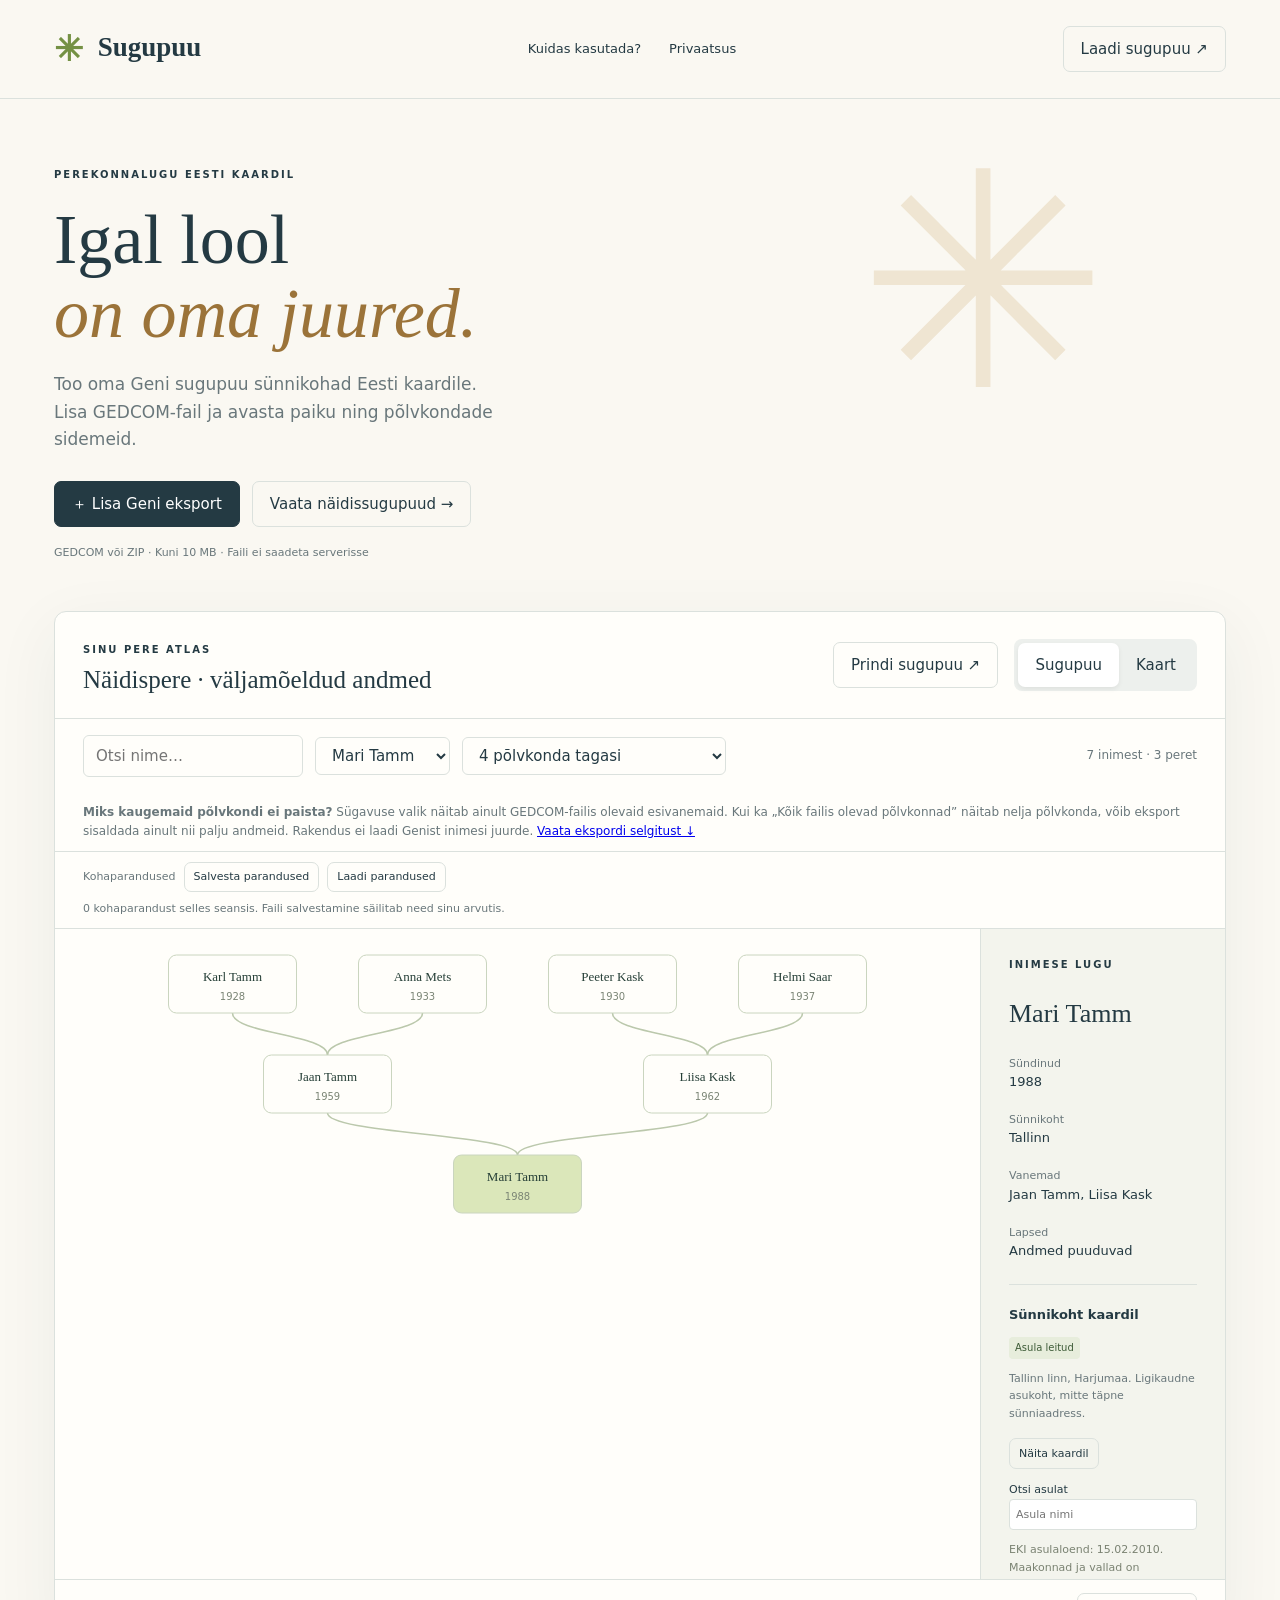
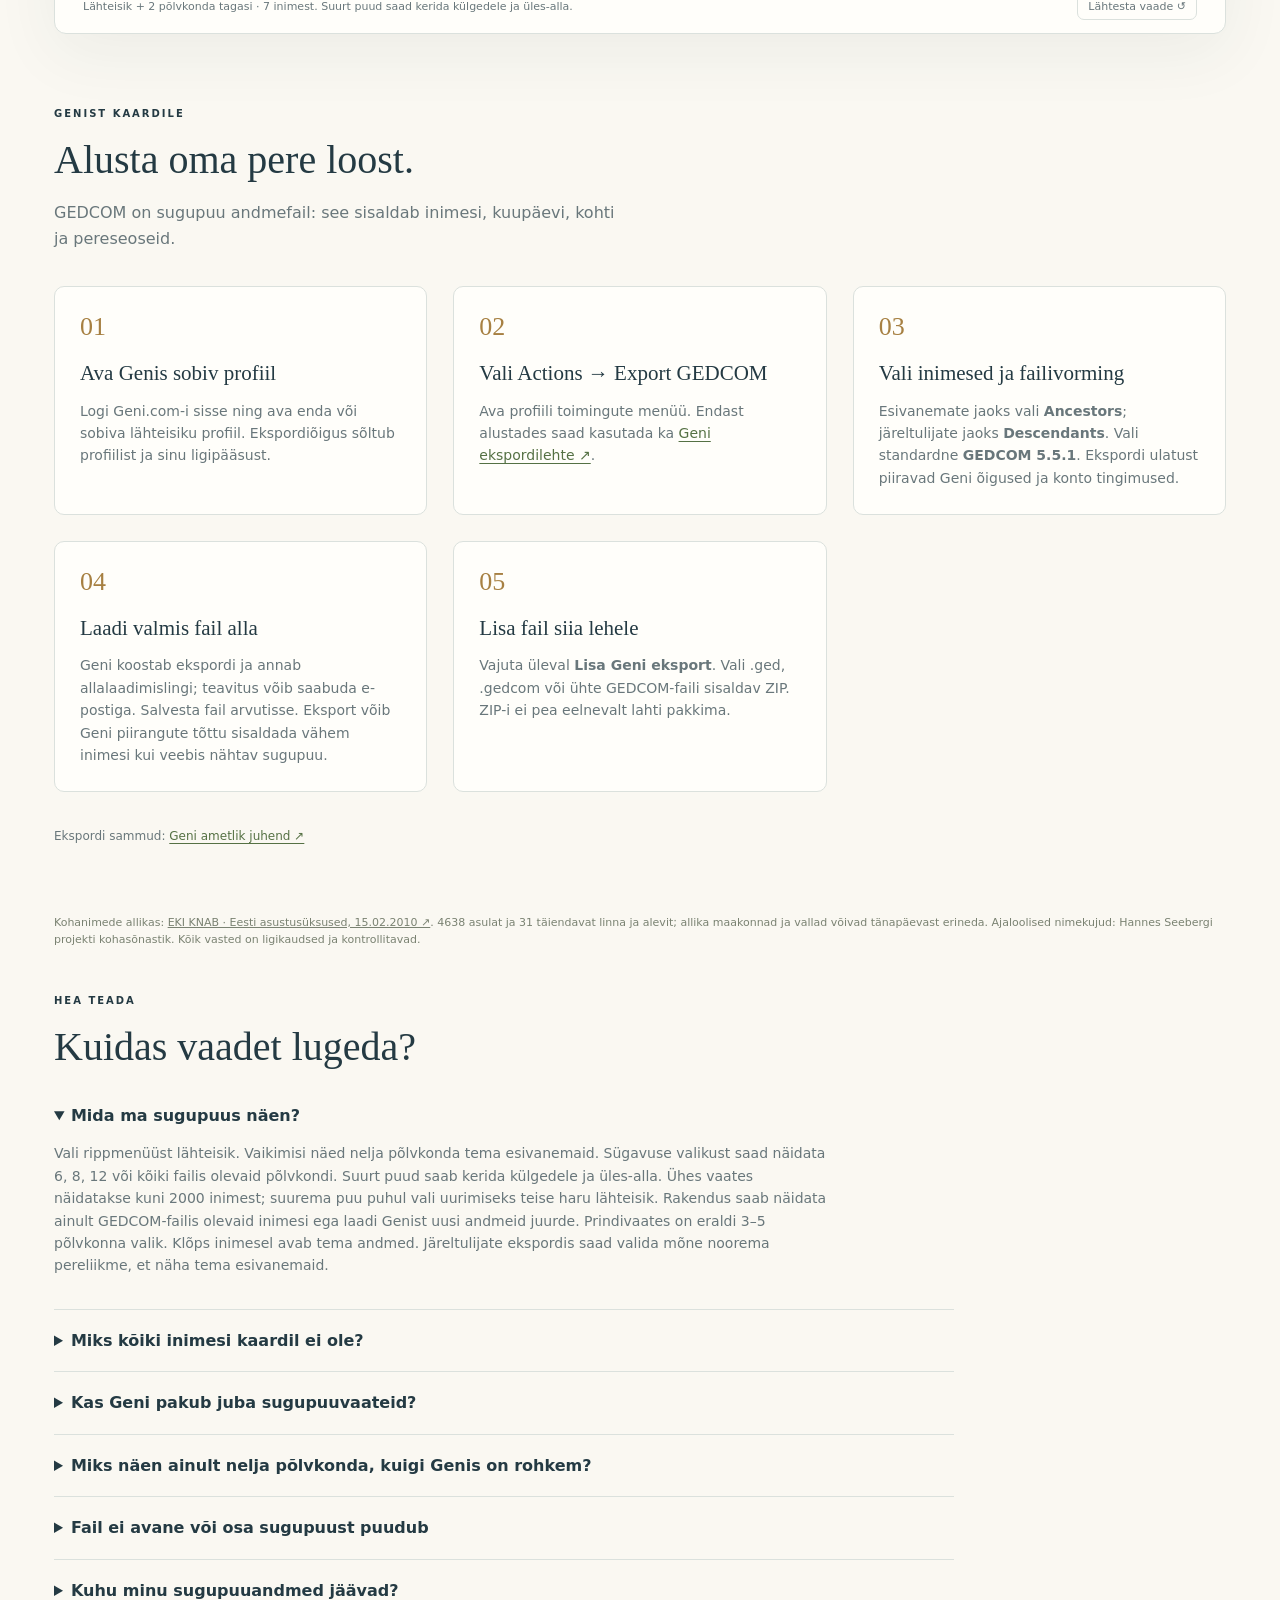
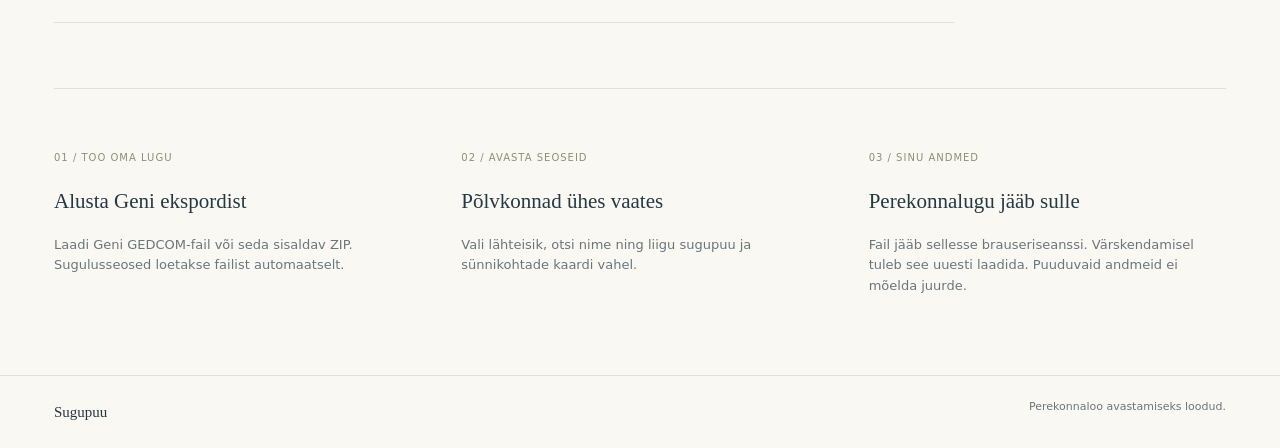
<file: web/index.html>
<!doctype html><html lang="et"><meta charset="utf-8"><meta name="viewport" content="width=device-width,initial-scale=1"><title>Sugupuu — sinu pere lugu</title><link rel="stylesheet" href="style.css"><body><header><a class="brand" href="."><span>✳</span> Sugupuu</a><nav><a href="#juhend">Kuidas kasutada?</a><a href="#andmed">Privaatsus</a></nav><button id="loadTop">Laadi sugupuu ↗</button></header><main><section class="intro"><div class="eyebrow">PEREKONNALUGU EESTI KAARDIL</div><h1>Igal lool<br><em>on oma juured.</em></h1><p>Too oma Geni sugupuu sünnikohad Eesti kaardile. Lisa GEDCOM-fail ja avasta paiku ning põlvkondade sidemeid.</p><div class="upload"><input type="file" id="file" accept=".ged,.gedcom,.zip" hidden><button class="primary" id="load">＋ Lisa Geni eksport</button><button id="demo">Vaata näidissugupuud →</button></div><small>GEDCOM või ZIP · Kuni 10 MB · Faili ei saadeta serverisse</small></section><section class="workspace"><div class="toolbar"><div><span class="eyebrow">SINU PERE ATLAS</span><h2 id="title">Näidispere sugupuu</h2></div><button id="printOpen" class="print-open">Prindi sugupuu ↗</button><div class="tabs"><button id="treeTab" class="active">Sugupuu</button><button id="mapTab">Kaart</button></div></div><div class="controls"><input id="search" placeholder="Otsi nime…" aria-label="Otsi nime"><select id="root" aria-label="Lähteisik"></select><select id="treeDepth" aria-label="Sugupuu sügavus"><option value="5">4 põlvkonda tagasi</option><option value="7">6 põlvkonda tagasi</option><option value="9">8 põlvkonda tagasi</option><option value="13">12 põlvkonda tagasi</option><option value="0">Kõik failis olevad põlvkonnad</option></select><span id="stats"></span></div><div class="depth-help" style="padding:10px 28px;font-size:12px;color:#69777b;border-bottom:1px solid #dbe1dd"><strong>Miks kaugemaid põlvkondi ei paista?</strong> Sügavuse valik näitab ainult GEDCOM-failis olevaid esivanemaid. Kui ka „Kõik failis olevad põlvkonnad” näitab nelja põlvkonda, võib eksport sisaldada ainult nii palju andmeid. Rakendus ei laadi Genist inimesi juurde. <a href="#ekspordi-ulatus">Vaata ekspordi selgitust ↓</a></div><p id="status" role="status"></p><div class="correction-tools"><span>Kohaparandused</span><button id="exportCorrections">Salvesta parandused</button><button id="importCorrections">Laadi parandused</button><input id="correctionFile" type="file" accept=".json,application/json" hidden><small id="correctionStatus" role="status"></small></div><div class="canvas"><div id="graphScroll" class="graph-scroll"><svg id="view" role="img" aria-label="Sugupuu visualiseering"></svg></div><aside id="detail"><div class="eyebrow">LÄHEMALT</div><h3>Vali inimene</h3><p>Klõpsa sugupuus kaardil, et näha inimese andmeid ja peresidemeid.</p></aside></div><div class="foot"><span id="legend">Jooned ühendavad vanemaid ja lapsi.</span><button id="reset">Lähtesta vaade ↺</button></div></section><section class="guide" id="juhend"><div class="guide-head"><div class="eyebrow">GENIST KAARDILE</div><h2>Alusta oma pere loost.</h2><p>GEDCOM on sugupuu andmefail: see sisaldab inimesi, kuupäevi, kohti ja pereseoseid.</p></div><ol class="steps"><li><h3>Ava Genis sobiv profiil</h3><p>Logi Geni.com-i sisse ning ava enda või sobiva lähteisiku profiil. Ekspordiõigus sõltub profiilist ja sinu ligipääsust.</p></li><li><h3>Vali Actions → Export GEDCOM</h3><p>Ava profiili toimingute menüü. Endast alustades saad kasutada ka <a href="https://www.geni.com/gedcom/export" target="_blank" rel="noopener noreferrer">Geni ekspordilehte ↗</a>.</p></li><li><h3>Vali inimesed ja failivorming</h3><p>Esivanemate jaoks vali <strong>Ancestors</strong>; järeltulijate jaoks <strong>Descendants</strong>. Vali standardne <strong>GEDCOM 5.5.1</strong>. Ekspordi ulatust piiravad Geni õigused ja konto tingimused.</p></li><li><h3>Laadi valmis fail alla</h3><p>Geni koostab ekspordi ja annab allalaadimislingi; teavitus võib saabuda e-postiga. Salvesta fail arvutisse. Eksport võib Geni piirangute tõttu sisaldada vähem inimesi kui veebis nähtav sugupuu.</p></li><li><h3>Lisa fail siia lehele</h3><p>Vajuta üleval <strong>Lisa Geni eksport</strong>. Vali .ged, .gedcom või ühte GEDCOM-faili sisaldav ZIP. ZIP-i ei pea eelnevalt lahti pakkima.</p></li></ol><p class="source">Ekspordi sammud: <a href="https://help.geni.com/hc/en-us/articles/229705167-How-can-I-export-my-GEDCOM" target="_blank" rel="noopener noreferrer">Geni ametlik juhend ↗</a></p></section><p class="geo-data-note">Kohanimede allikas: <a href="https://arhiiv.eki.ee/knn/amas_aj.htm" target="_blank" rel="noopener noreferrer">EKI KNAB · Eesti asustusüksused, 15.02.2010 ↗</a>. 4638 asulat ja 31 täiendavat linna ja alevit; allika maakonnad ja vallad võivad tänapäevast erineda. Ajaloolised nimekujud: Hannes Seebergi projekti kohasõnastik. Kõik vasted on ligikaudsed ja kontrollitavad.</p><section class="faq"><div class="eyebrow">HEA TEADA</div><h2>Kuidas vaadet lugeda?</h2><details open><summary>Mida ma sugupuus näen?</summary><p>Vali rippmenüüst lähteisik. Vaikimisi näed nelja põlvkonda tema esivanemaid. Sügavuse valikust saad näidata 6, 8, 12 või kõiki failis olevaid põlvkondi. Suurt puud saab kerida külgedele ja üles-alla. Ühes vaates näidatakse kuni 2000 inimest; suurema puu puhul vali uurimiseks teise haru lähteisik. Rakendus saab näidata ainult GEDCOM-failis olevaid inimesi ega laadi Genist uusi andmeid juurde. Prindivaates on eraldi 3–5 põlvkonna valik. Klõps inimesel avab tema andmed. Järeltulijate ekspordis saad valida mõne noorema pereliikme, et näha tema esivanemaid.</p></details><details><summary>Miks kõiki inimesi kaardil ei ole?</summary><p>Kaart kasutab EKI 2010. aasta loendist 4638 Eesti asulat, 31 täiendavat linna ja alevit ning ajalooliste nimede sõnastikku. Piirkonnad on allika ajastust. Sama nimega asulaid eristatakse aadressis oleva valla või maakonna järgi; ebaselge vaste puhul tuleb koht ise valida. Sünnikoht võib failist puududa või olla sõnastikule tundmatu. Kaardi kohal kuvatakse tuvastamata inimeste nimekiri. Klõpsa nimel ja ava „Määra või paranda asukoht”, et lisada teadaolevad koordinaadid. Parandus kehtib selles brauseriseansis. Selle säilitamiseks vajuta „Salvesta parandused” ja lisa saadud JSON-fail järgmisel korral nupuga „Laadi parandused”. See fail sisaldab kohatekste ja koordinaate; hoia seda nagu oma sugupuuandmeid. Neile ei määrata väljamõeldud koordinaate; kaardipunktid tähistavad ligikaudseid asulakeskusi.</p></details><details><summary>Kas Geni pakub juba sugupuuvaateid?</summary><p>Jah. Geni võimaldab sugupuud vaadata ja hallata ning pakub ka kaardifunktsiooni. See leht on eraldiseisev ekspordifaili vaatur: saad uurida sünnikohti Eesti kaardil ning avada lihtsa esivanemate vaate ilma Geni kontoga ühendust loomata. Genis tehtud muudatuste nägemiseks ekspordi ja lisa uus fail.</p></details><details id="ekspordi-ulatus"><summary>Miks näen ainult nelja põlvkonda, kuigi Genis on rohkem?</summary><p>Geni veebis olev sugupuu ja allalaaditud GEDCOM-fail ei pruugi sisaldada sama palju inimesi. Vali siin „Kõik failis olevad põlvkonnad”. Kui kaugemaid esivanemaid ikka ei ilmu, võivad nad ekspordist puududa või puudub failis ühendav pereseos. Näiteks 20 inimest sisaldav eksport võib ulatuda ainult nelja põlvkonna kaugusele; see ei ole lehe üldine põlvkonnapiir.</p><p>Genis vali ekspordirühmaks <strong>Ancestors</strong> (esivanemad) ning kontrolli lähteisikut ja ekspordi ulatust. Geni seab ekspordile piiranguid konto õiguste, paketi ja sinu lisatud profiilide arvu järgi. Pro-pakett ei taga automaatselt kõigi esivanemate kaasamist. Vajadusel koosta laiem eksport ja lisa uus fail siia. <a href="https://help.geni.com/hc/en-us/articles/229705167-How-can-I-export-my-GEDCOM" target="_blank" rel="noopener noreferrer">Vaata Geni ametlikke ekspordipiiranguid ↗</a></p><p>Lehe põlvkondade arv tähendab kaugust valitud lähteisikust. Prindivaates valitakse põlvkondi eraldi ja lähteisik loetakse seal esimese põlvkonna hulka. Suure puu puhul saab lehel kuvada kuni 2000 inimest korraga; eri harude uurimiseks vali teine lähteisik.</p></details><details><summary>Fail ei avane või osa sugupuust puudub</summary><p>Kasuta GEDCOM-eksporti, mitte PDF-i ega kopeeritud aruannet. Faili ülempiir on 10 MB. ZIP peab sisaldama täpselt ühte .ged või .gedcom faili. Kui ZIP ei avane, paki see arvutis lahti ja vali .ged-fail. Geni ekspordipiirangud võivad tähendada, et kõiki sugulasi ei ole failis.</p></details><details id="andmed"><summary>Kuhu minu sugupuuandmed jäävad?</summary><p>Faili loetakse ainult selle lehe mälus sinu brauseris. Rakendus ei saada GEDCOM-i serverisse ega salvesta seda küpsistesse või brauseri püsimällu. Lehe värskendamisel tuleb fail uuesti valida. Ekspordifail ise jääb sinu arvutisse sinna, kuhu selle salvestasid. GitHub majutab veebilehte; lehe külastusele kehtivad GitHubi tavapärased logimisreeglid.</p></details></section><section class="notes"><div><span>01 / TOO OMA LUGU</span><h3>Alusta Geni ekspordist</h3><p>Laadi Geni GEDCOM-fail või seda sisaldav ZIP. Sugulusseosed loetakse failist automaatselt.</p></div><div><span>02 / AVASTA SEOSEID</span><h3>Põlvkonnad ühes vaates</h3><p>Vali lähteisik, otsi nime ning liigu sugupuu ja sünnikohtade kaardi vahel.</p></div><div><span>03 / SINU ANDMED</span><h3>Perekonnalugu jääb sulle</h3><p>Fail jääb sellesse brauseriseanssi. Värskendamisel tuleb see uuesti laadida. Puuduvaid andmeid ei mõelda juurde.</p></div></section><section id="printDialog" hidden aria-label="Prinditav sugupuu"><div class="print-tools"><div><h2>Sugupuu paberil</h2><p>Vali põlvkonnad ja paber. Prindiaknas saad valida „Salvesta PDF-ina”.</p></div><label>Põlvkondi <select id="printGenerations"><option value="3">3</option><option value="4" selected>4</option><option value="5">5</option></select></label><label>Paber <select id="printPaper"><option value="A4">A4 · horisontaalne</option><option value="A3" selected>A3 · horisontaalne</option></select></label><button id="printNow" class="primary">Prindi / salvesta PDF</button><button id="printClose">Sulge</button></div><p class="print-tip">Eelvaade näitab valitud lähteisiku esivanemaid. Suurema puu jaoks vali A3 või vähem põlvkondi. Prindiaknas kasuta horisontaalpaigutust, mahutamist lehele ja lülita brauseri päised-jalused välja. Paberit saab prindiaknas muuta.</p><article id="printSheet"></article></section></main><footer>Sugupuu <span>Perekonnaloo avastamiseks loodud.</span></footer><script src="app.js"></script></body></html>
</file>
<file: web/style.css>
:root{--ink:#263f37;--muted:#778078;--paper:#f7f6f0;--line:#dce2d8;--accent:#dbe7ba}*{box-sizing:border-box}body{margin:0;background:var(--paper);color:var(--ink);font:15px/1.6 system-ui,sans-serif}button,input,select{font:inherit;color:inherit}button{cursor:pointer;background:transparent;border:1px solid var(--line);border-radius:7px;padding:10px 17px}button:hover{background:#e8eddf}header,main,footer{max-width:1400px;margin:auto}header{display:flex;align-items:center;justify-content:space-between;padding:26px 54px;border-bottom:1px solid var(--line)}.brand{font:700 27px Georgia;color:inherit;text-decoration:none}.brand span{color:#749144;font-size:35px;vertical-align:middle;margin-right:8px}.tag,.eyebrow{font-size:10px;letter-spacing:2px;font-weight:650}.tag{color:var(--muted)}main{padding:0 54px}.intro{padding:68px 0 48px;position:relative}.intro:after{content:'✳';position:absolute;right:10%;top:5px;font-size:300px;line-height:1.2;color:#e6ebd9;z-index:-1}h1{font:normal 70px/1.06 Georgia;margin:20px 0}h1 em{color:#718655;font-weight:normal}p{color:var(--muted)}.intro p{max-width:440px;font-size:17px}.upload{display:flex;gap:12px;margin:28px 0 12px}.primary{background:var(--ink);color:white;border-color:var(--ink)}.primary:hover{background:#3f5b4d}small{color:var(--muted);font-size:11px}.workspace{border:1px solid var(--line);border-radius:12px;background:#fffefa;overflow:hidden;box-shadow:0 20px 60px #32472e07}.toolbar{display:flex;justify-content:space-between;align-items:center;padding:24px 28px;border-bottom:1px solid var(--line)}h2{font:normal 25px Georgia;margin:6px 0 0}.tabs{display:flex;background:#f0f2e9;border-radius:8px;padding:4px}.tabs button{border:0}.tabs .active{background:white;box-shadow:0 2px 5px #0001}.controls{display:flex;gap:12px;padding:16px 28px;align-items:center}.controls input,.controls select{background:transparent;border:1px solid var(--line);padding:8px 12px;border-radius:6px;max-width:260px}.controls #stats{margin-left:auto;font-size:12px;color:var(--muted)}#status{margin:0 28px;font-size:12px;color:#8c693b}.canvas{display:flex;min-height:490px;background:radial-gradient(#ccd5c4 .7px,transparent .7px);background-size:18px 18px}svg{width:100%;height:490px;min-width:0;touch-action:none}aside{width:245px;flex-shrink:0;padding:28px;background:#f7f8f1;border-left:1px solid var(--line)}aside h3{font:normal 26px Georgia}aside p{font-size:13px}aside dt{color:var(--muted);font-size:11px;margin-top:18px}aside dd{margin:0;font-size:13px}.foot{border-top:1px solid var(--line);padding:13px 28px;display:flex;align-items:center;justify-content:space-between;font-size:11px;color:var(--muted)}.foot button{padding:4px 10px;font-size:11px}.notes{display:grid;grid-template-columns:repeat(3,1fr);gap:50px;padding:55px 0 65px}.notes span{font-size:10px;letter-spacing:1px;color:#879376}.notes h3{font:normal 21px Georgia}.notes p{font-size:13px}footer{border-top:1px solid var(--line);padding:24px 54px;font-family:Georgia}footer span{float:right;color:var(--muted);font:11px system-ui}.person{cursor:pointer}.person:hover rect{stroke:#6d8750;stroke-width:2}.person text{pointer-events:none}.link{fill:none;stroke:#bbc8ac;stroke-width:1.5}@media(max-width:750px){header,footer{padding:20px}.tag{display:none}main{padding:0 18px}.intro{padding-top:42px}h1{font-size:53px}.intro:after{font-size:210px;right:0;top:30px}.upload{flex-wrap:wrap}.toolbar{padding:18px;gap:12px}h2{font-size:21px}.controls{padding:12px;flex-wrap:wrap}.controls input,.controls select{max-width:100%;width:46%}.controls #stats{margin:0}.canvas{flex-direction:column}aside{width:100%;border-left:0;border-top:1px solid var(--line);padding:18px}svg{height:420px}.notes{grid-template-columns:1fr;gap:16px;padding:35px 0}.foot{padding:12px;gap:10px}}

/* Warm atlas palette and guided onboarding */
:root{--ink:#243a43;--muted:#69777b;--paper:#faf8f2;--line:#dbe1dd;--accent:#e9c777}nav{display:flex;gap:28px}nav a{font-size:13px;color:var(--ink);text-decoration:none}nav a:hover{text-decoration:underline}h1 em{color:#9b7339}.intro:after{color:#efe5d2}.primary{background:#243a43}.workspace{box-shadow:0 18px 65px #233a4310}.tabs{background:#edf0ed}aside{background:#f3f4ed}.guide{padding:72px 0 35px;scroll-margin-top:25px}.guide-head{max-width:570px}.guide-head h2,.faq h2{font:normal 40px/1.2 Georgia;margin:14px 0}.guide-head p{font-size:16px}.steps{list-style:none;counter-reset:steps;display:grid;grid-template-columns:repeat(3,1fr);gap:26px;padding:0;margin:35px 0}.steps li{counter-increment:steps;padding:25px;border:1px solid var(--line);border-radius:10px;background:#fffefa}.steps li:before{content:'0' counter(steps);display:block;color:#a78042;font:26px Georgia}.steps h3{font:normal 21px/1.3 Georgia;margin:18px 0 12px}.steps p{font-size:14px;margin:0}.steps a,.source a{color:#557144;text-underline-offset:3px}.source{font-size:12px}.faq{padding:24px 0 30px;max-width:900px}.faq details{border-bottom:1px solid var(--line);padding:18px 0}.faq summary{cursor:pointer;font-size:16px;font-weight:550}.faq details p{max-width:780px;font-size:14px}.notes{border-top:1px solid var(--line);margin-top:35px}@media(max-width:750px){nav{gap:15px}nav a{font-size:11px}header>button{display:none}.steps{grid-template-columns:1fr}.guide{padding-top:42px}.guide-head h2,.faq h2{font-size:32px}}

.print-open{margin-left:auto;margin-right:16px}.print-tools{display:flex;align-items:center;gap:16px;flex-wrap:wrap}.print-tools h2{font-size:28px}.print-tools p,.print-tip{font-size:13px}.print-tools label{font-size:12px}.print-tools select{display:block;padding:8px;border:1px solid #d3d8cf;border-radius:5px;background:white}
#printDialog[hidden]{display:none!important}#printDialog{position:fixed;inset:0;overflow:auto;background:#edece5;z-index:100;padding:28px 36px}#printSheet{background:#fffefa;border:1px solid #d9dece;padding:36px;margin:25px auto;max-width:1600px;color:#263d36;box-shadow:0 8px 40px #0001}#printSheet .print-kicker{text-align:center;letter-spacing:4px;font-size:11px;color:#82704d}#printSheet h1{font:normal 39px Georgia;text-align:center;margin:12px 0}#printSheet .print-subtitle{text-align:center;font-size:13px;color:#6a7468}#printSheet svg{height:auto;width:100%;display:block;margin:28px 0;touch-action:auto}#printSheet .print-footer{display:flex;justify-content:space-between;border-top:1px solid #d8ddcf;padding-top:12px;font-size:10px;color:#78806f}body.printing{overflow:hidden}
@media(max-width:750px){.toolbar{flex-wrap:wrap}.print-open{margin:0;font-size:12px}#printDialog{padding:18px}#printSheet{padding:18px}#printSheet h1{font-size:28px}.print-tools{gap:10px}}
@media print{@page{size:A3 landscape;margin:12mm}html,body{margin:0!important;padding:0!important;background:white!important}body>header,body>footer,main>section:not(#printDialog){display:none!important}main{max-width:none!important;margin:0!important;padding:0!important}#printDialog{display:block!important;position:static!important;background:white!important;padding:0!important;overflow:visible!important}#printDialog[hidden]{display:none!important}.print-tools,.print-tip{display:none!important}#printSheet{padding:0!important;margin:0!important;border:0!important;box-shadow:none!important;max-width:none!important;break-inside:avoid;background:white!important;print-color-adjust:exact;-webkit-print-color-adjust:exact}#printSheet h1{font-size:22pt;margin:3mm 0}#printSheet .print-kicker{font-size:8pt}#printSheet .print-subtitle{font-size:9pt}#printSheet svg{max-height:210mm;margin:5mm auto;width:100%}#printSheet .print-footer{font-size:7pt}body.printing{overflow:visible}}

.geo-detail{border-top:1px solid var(--line);margin-top:22px;padding-top:12px}.geo-detail h4{font-size:13px;margin:8px 0}.geo-detail p{font-size:11px;line-height:1.6}.geo-detail button{font-size:11px;padding:6px 9px;margin:4px 0}.geo-detail summary{cursor:pointer;font-size:12px;margin:10px 0}.geo-detail label{font-size:11px;display:block;margin-top:8px}.geo-detail input{width:100%;border:1px solid var(--line);border-radius:4px;padding:6px}.missing-person{font-size:11px;padding:4px 8px;margin:4px;border-color:#e1d4bb;text-align:left}#status{max-height:140px;overflow:auto}.canvas aside{overflow:auto;max-height:650px}

.geo-badge{display:inline-block;font-size:10px;line-height:1.4;border-radius:4px;padding:4px 6px;background:#e7eddc;color:#3d5b37}.geo-region{background:#f3e8cb;color:#80602c}.geo-unknown,.geo-ambiguous,.geo-missing{background:#f4e0d6;color:#8a4e37}.geo-candidate{display:block;width:100%;text-align:left;font-size:11px!important;line-height:1.5}.geo-source,.geo-data-note{font-size:11px!important;color:#7a8272}.geo-data-note{margin:20px 0}.geo-data-note a{color:inherit}.correction-tools{padding:10px 28px;border-bottom:1px solid var(--line);display:flex;gap:8px;flex-wrap:wrap;align-items:center}.correction-tools>span{font-size:11px;color:var(--muted)}.correction-tools button{font-size:11px;padding:5px 9px}.correction-tools small{width:100%}#geoCandidates,#geoLookupResults{max-height:240px;overflow:auto}

.graph-scroll{flex:1;min-width:0;max-height:650px;overflow:auto;overscroll-behavior:contain}.graph-scroll>svg{display:block}.controls{flex-wrap:wrap}.controls #treeDepth{max-width:270px}.canvas aside{max-height:650px}@media(max-width:750px){.graph-scroll{width:100%;max-height:520px}.controls #treeDepth{width:100%;max-width:100%}}
</file>
